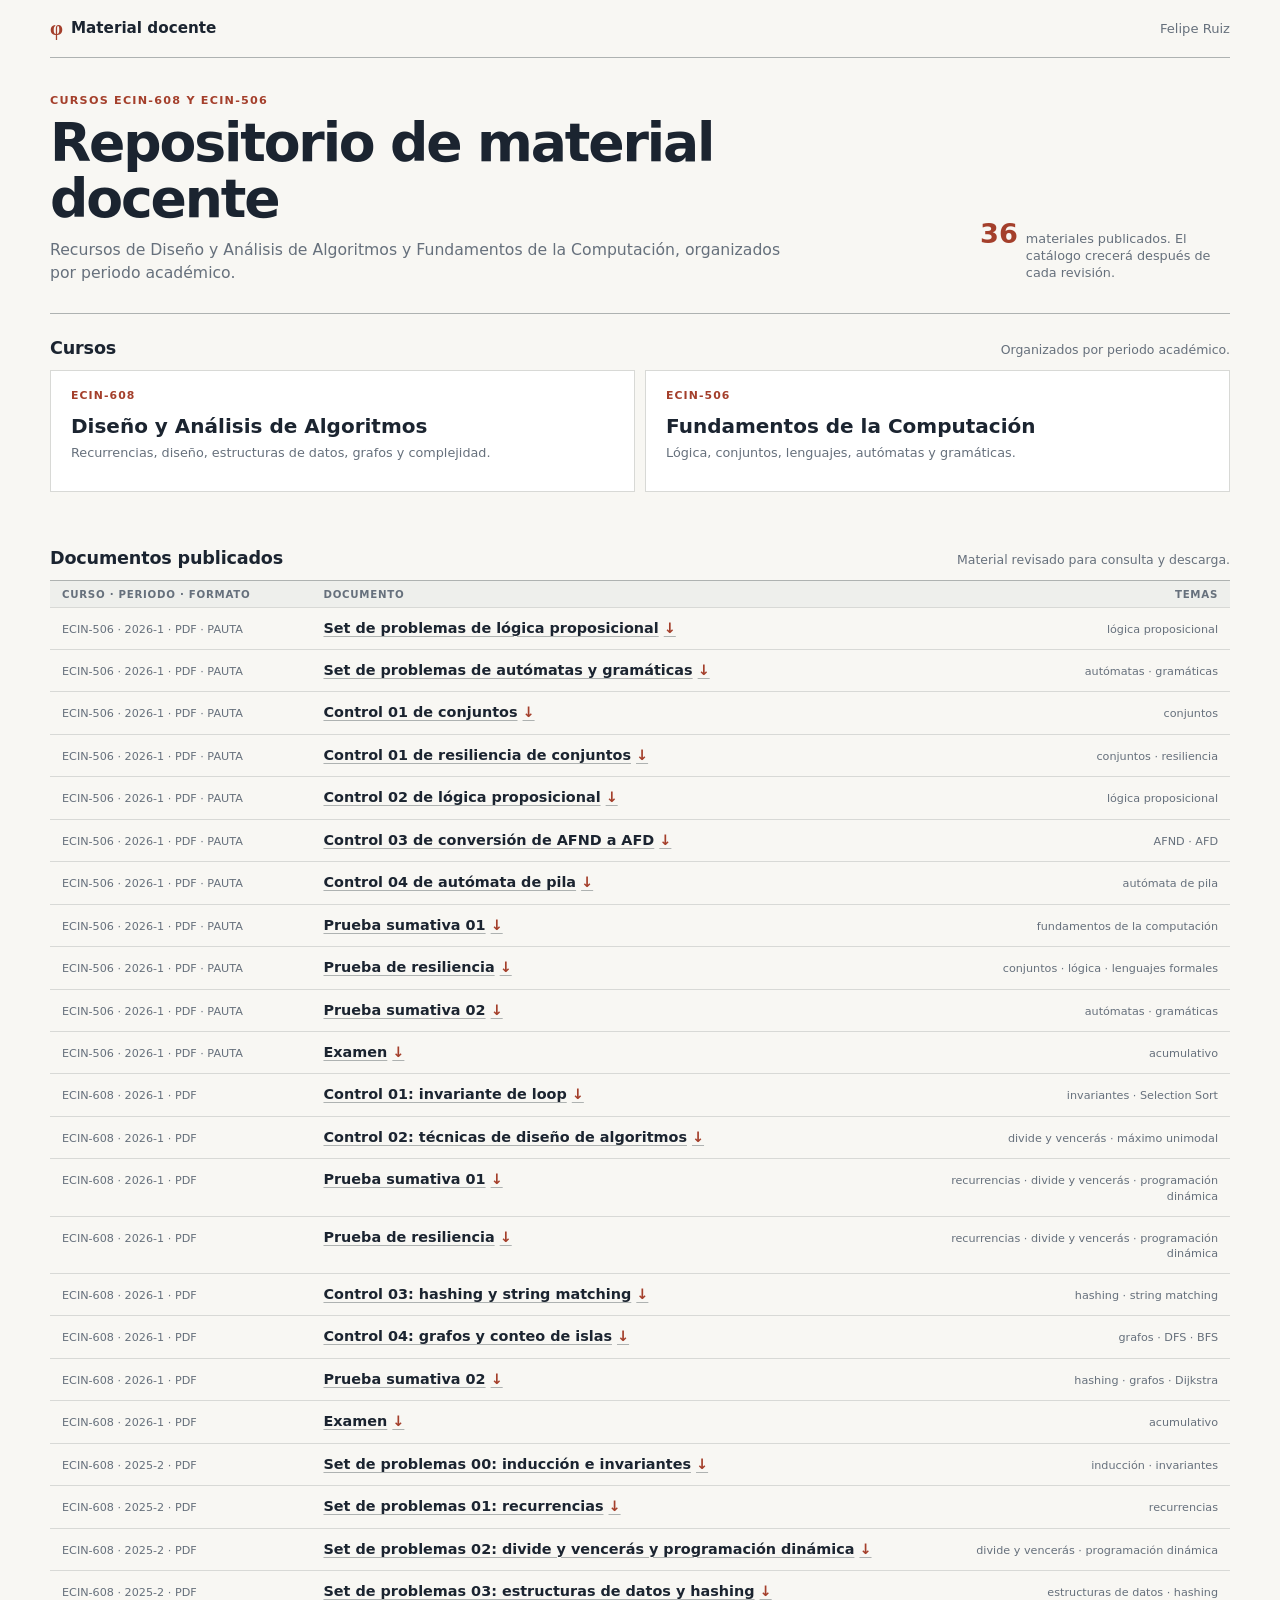
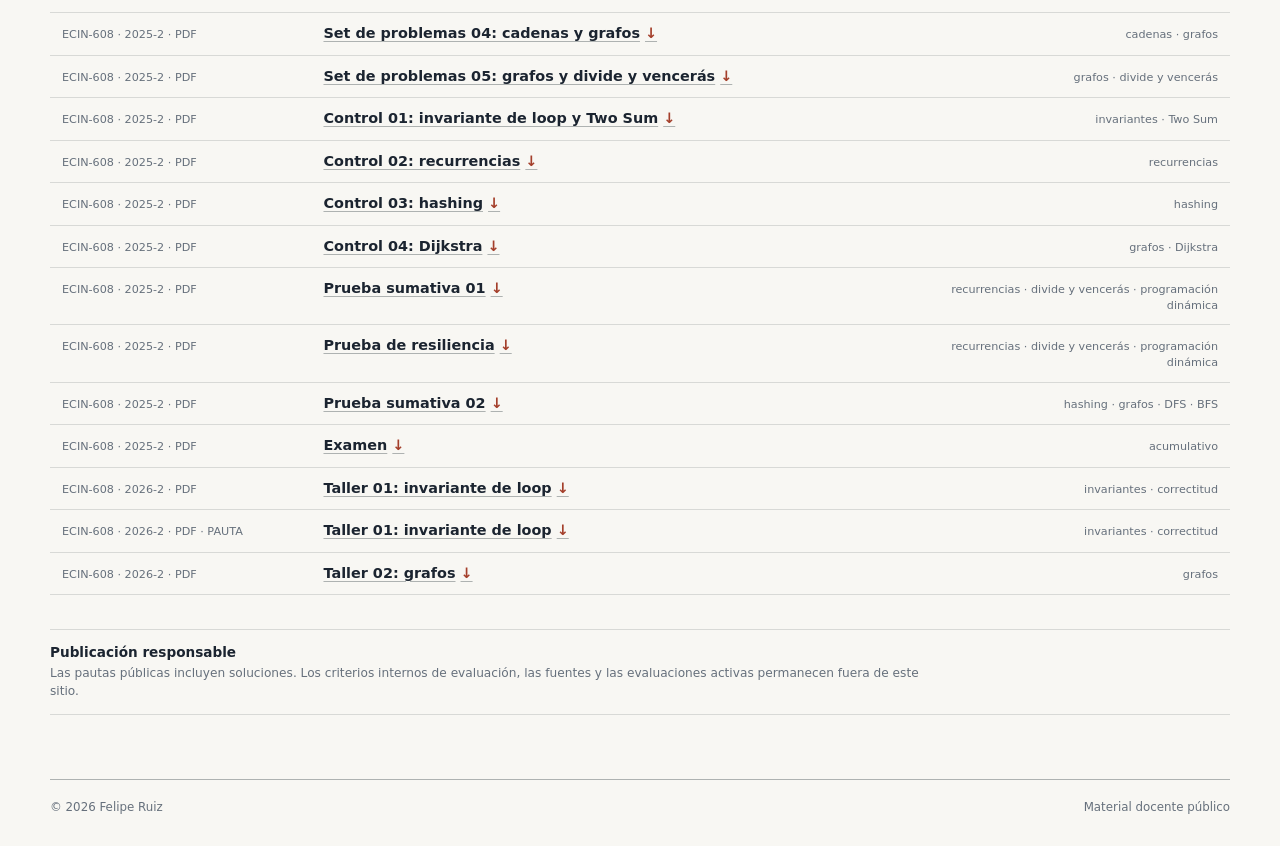
<file: index.html>
<!doctype html>
<html lang="es">
  <head>
    <meta charset="utf-8">
    <meta name="viewport" content="width=device-width, initial-scale=1">
    <meta name="description" content="Material docente público de Felipe Ruiz para Algoritmos y Fundamentos de la Computación.">
    <title>Material docente · Felipe Ruiz</title>
    <link rel="stylesheet" href="assets/styles.css">
  </head>
  <body data-site-root="./">
    <a class="skip-link" href="#contenido">Ir al contenido</a>
    <header class="site-header">
      <a class="brand" href="./"><span class="brand-mark" aria-hidden="true">φ</span> Material docente</a>
      <span class="author">Felipe Ruiz</span>
    </header>
    <main id="contenido">
      <section class="hero">
        <div>
          <p class="eyebrow">Cursos ECIN-608 y ECIN-506</p>
          <h1>Repositorio de material docente</h1>
          <p class="hero-copy">Recursos de Diseño y Análisis de Algoritmos y Fundamentos de la Computación, organizados por periodo académico.</p>
        </div>
        <aside class="hero-note" aria-label="Estado del catálogo">
          <strong data-material-count>0</strong>
          <p>materiales publicados. El catálogo crecerá después de cada revisión.</p>
        </aside>
      </section>

      <section aria-labelledby="cursos">
        <div class="section-heading">
          <h2 id="cursos">Cursos</h2>
          <p>Organizados por periodo académico.</p>
        </div>
        <div class="course-grid">
          <a class="course-card" href="algoritmos/">
            <span class="card-code">ECIN-608</span>
            <h2>Diseño y Análisis de Algoritmos</h2>
            <p>Recurrencias, diseño, estructuras de datos, grafos y complejidad.</p>
          </a>
          <a class="course-card" href="fundamentos/">
            <span class="card-code">ECIN-506</span>
            <h2>Fundamentos de la Computación</h2>
            <p>Lógica, conjuntos, lenguajes, autómatas y gramáticas.</p>
          </a>
        </div>
      </section>

      <section class="catalog" aria-labelledby="publicaciones">
        <div class="section-heading">
          <h2 id="publicaciones">Documentos publicados</h2>
          <p>Material revisado para consulta y descarga.</p>
        </div>
        <div class="material-list" data-material-list data-empty-message="El repositorio está listo. Aún no se ha aprobado material para publicación." aria-live="polite"><p class="empty-state">Cargando catálogo…</p></div>
      </section>

      <aside class="policy-note">
        <h2>Publicación responsable</h2>
        <p>Las pautas públicas incluyen soluciones. Los criterios internos de evaluación, las fuentes y las evaluaciones activas permanecen fuera de este sitio.</p>
      </aside>
    </main>
    <footer class="site-footer">
      <p>© <span data-current-year>2026</span> Felipe Ruiz</p>
      <p>Material docente público</p>
    </footer>
    <script src="assets/site.js" defer></script>
  </body>
</html>
</file>
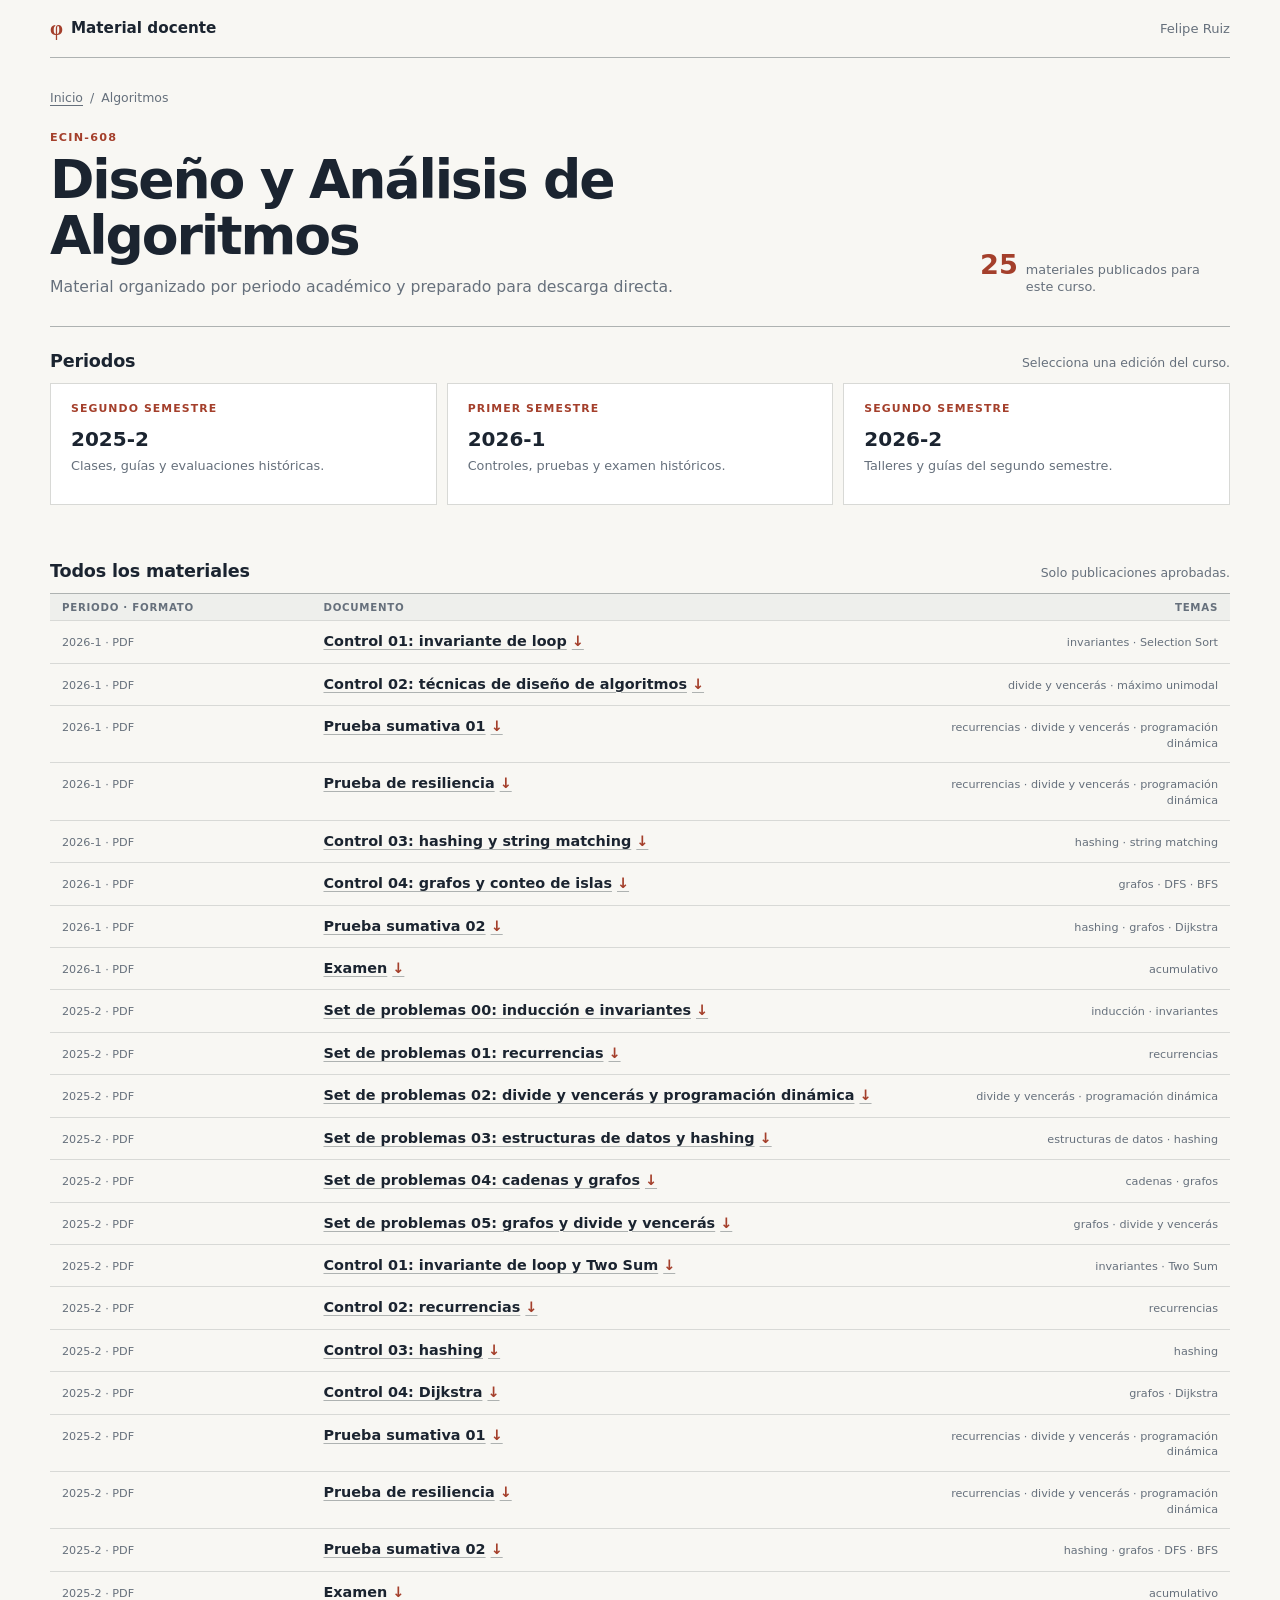
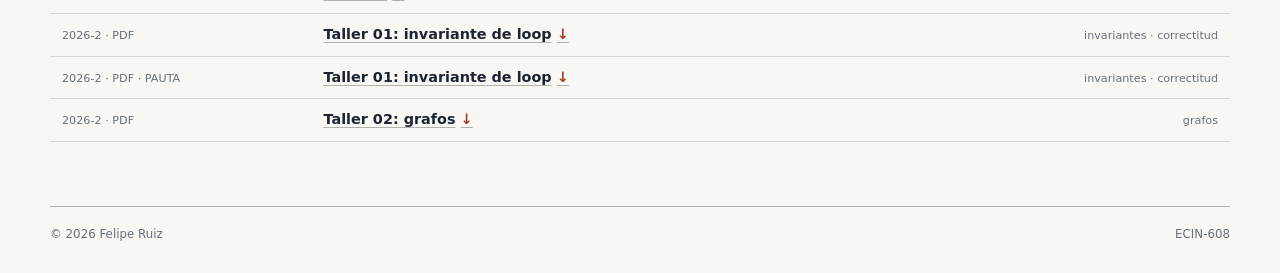
<file: algoritmos/index.html>
<!doctype html>
<html lang="es">
  <head>
    <meta charset="utf-8">
    <meta name="viewport" content="width=device-width, initial-scale=1">
    <meta name="description" content="Material público de Diseño y Análisis de Algoritmos, ECIN-608.">
    <title>Algoritmos · Material docente</title>
    <link rel="stylesheet" href="../assets/styles.css">
  </head>
  <body data-site-root="../" data-course="algoritmos">
    <a class="skip-link" href="#contenido">Ir al contenido</a>
    <header class="site-header">
      <a class="brand" href="../"><span class="brand-mark" aria-hidden="true">φ</span> Material docente</a>
      <span class="author">Felipe Ruiz</span>
    </header>
    <main id="contenido">
      <nav class="breadcrumbs" aria-label="Migas de pan"><a href="../">Inicio</a><span aria-hidden="true">/</span><span>Algoritmos</span></nav>
      <section class="hero">
        <div>
          <p class="eyebrow">ECIN-608</p>
          <h1>Diseño y Análisis de Algoritmos</h1>
          <p class="hero-copy">Material organizado por periodo académico y preparado para descarga directa.</p>
        </div>
        <aside class="hero-note"><strong data-material-count>0</strong><p>materiales publicados para este curso.</p></aside>
      </section>
      <section aria-labelledby="periodos">
        <div class="section-heading"><h2 id="periodos">Periodos</h2><p>Selecciona una edición del curso.</p></div>
        <div class="period-grid">
          <a class="period-card" href="2025-2/"><span class="card-code">SEGUNDO SEMESTRE</span><h2>2025-2</h2><p>Clases, guías y evaluaciones históricas.</p></a>
          <a class="period-card" href="2026-1/"><span class="card-code">PRIMER SEMESTRE</span><h2>2026-1</h2><p>Controles, pruebas y examen históricos.</p></a>
          <a class="period-card" href="2026-2/"><span class="card-code">SEGUNDO SEMESTRE</span><h2>2026-2</h2><p>Talleres y guías del segundo semestre.</p></a>
        </div>
      </section>
      <section class="catalog" aria-labelledby="materiales"><div class="section-heading"><h2 id="materiales">Todos los materiales</h2><p>Solo publicaciones aprobadas.</p></div><div class="material-list" data-material-list aria-live="polite"><p class="empty-state">Cargando catálogo…</p></div></section>
    </main>
    <footer class="site-footer"><p>© <span data-current-year>2026</span> Felipe Ruiz</p><p>ECIN-608</p></footer>
    <script src="../assets/site.js" defer></script>
  </body>
</html>
</file>
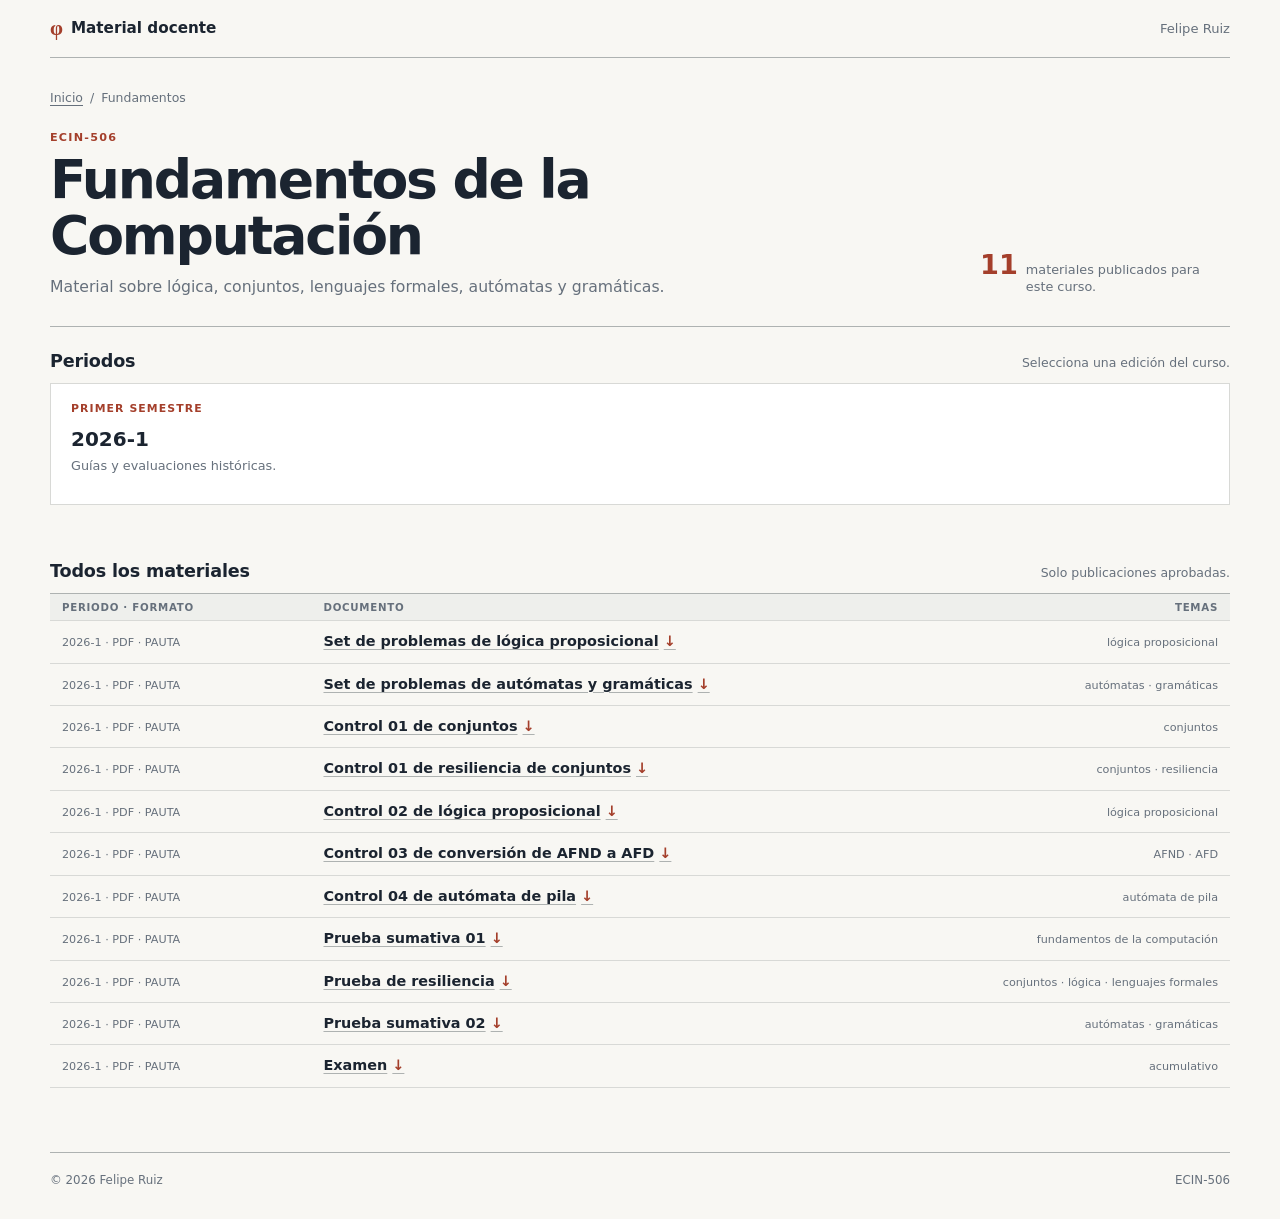
<file: fundamentos/index.html>
<!doctype html>
<html lang="es">
  <head>
    <meta charset="utf-8">
    <meta name="viewport" content="width=device-width, initial-scale=1">
    <meta name="description" content="Material público de Fundamentos de la Computación, ECIN-506.">
    <title>Fundamentos · Material docente</title>
    <link rel="stylesheet" href="../assets/styles.css">
  </head>
  <body data-site-root="../" data-course="fundamentos">
    <a class="skip-link" href="#contenido">Ir al contenido</a>
    <header class="site-header">
      <a class="brand" href="../"><span class="brand-mark" aria-hidden="true">φ</span> Material docente</a>
      <span class="author">Felipe Ruiz</span>
    </header>
    <main id="contenido">
      <nav class="breadcrumbs" aria-label="Migas de pan"><a href="../">Inicio</a><span aria-hidden="true">/</span><span>Fundamentos</span></nav>
      <section class="hero">
        <div>
          <p class="eyebrow">ECIN-506</p>
          <h1>Fundamentos de la Computación</h1>
          <p class="hero-copy">Material sobre lógica, conjuntos, lenguajes formales, autómatas y gramáticas.</p>
        </div>
        <aside class="hero-note"><strong data-material-count>0</strong><p>materiales publicados para este curso.</p></aside>
      </section>
      <section aria-labelledby="periodos">
        <div class="section-heading"><h2 id="periodos">Periodos</h2><p>Selecciona una edición del curso.</p></div>
        <div class="period-grid">
          <a class="period-card" href="2026-1/"><span class="card-code">PRIMER SEMESTRE</span><h2>2026-1</h2><p>Guías y evaluaciones históricas.</p></a>
        </div>
      </section>
      <section class="catalog" aria-labelledby="materiales"><div class="section-heading"><h2 id="materiales">Todos los materiales</h2><p>Solo publicaciones aprobadas.</p></div><div class="material-list" data-material-list aria-live="polite"><p class="empty-state">Cargando catálogo…</p></div></section>
    </main>
    <footer class="site-footer"><p>© <span data-current-year>2026</span> Felipe Ruiz</p><p>ECIN-506</p></footer>
    <script src="../assets/site.js" defer></script>
  </body>
</html>
</file>
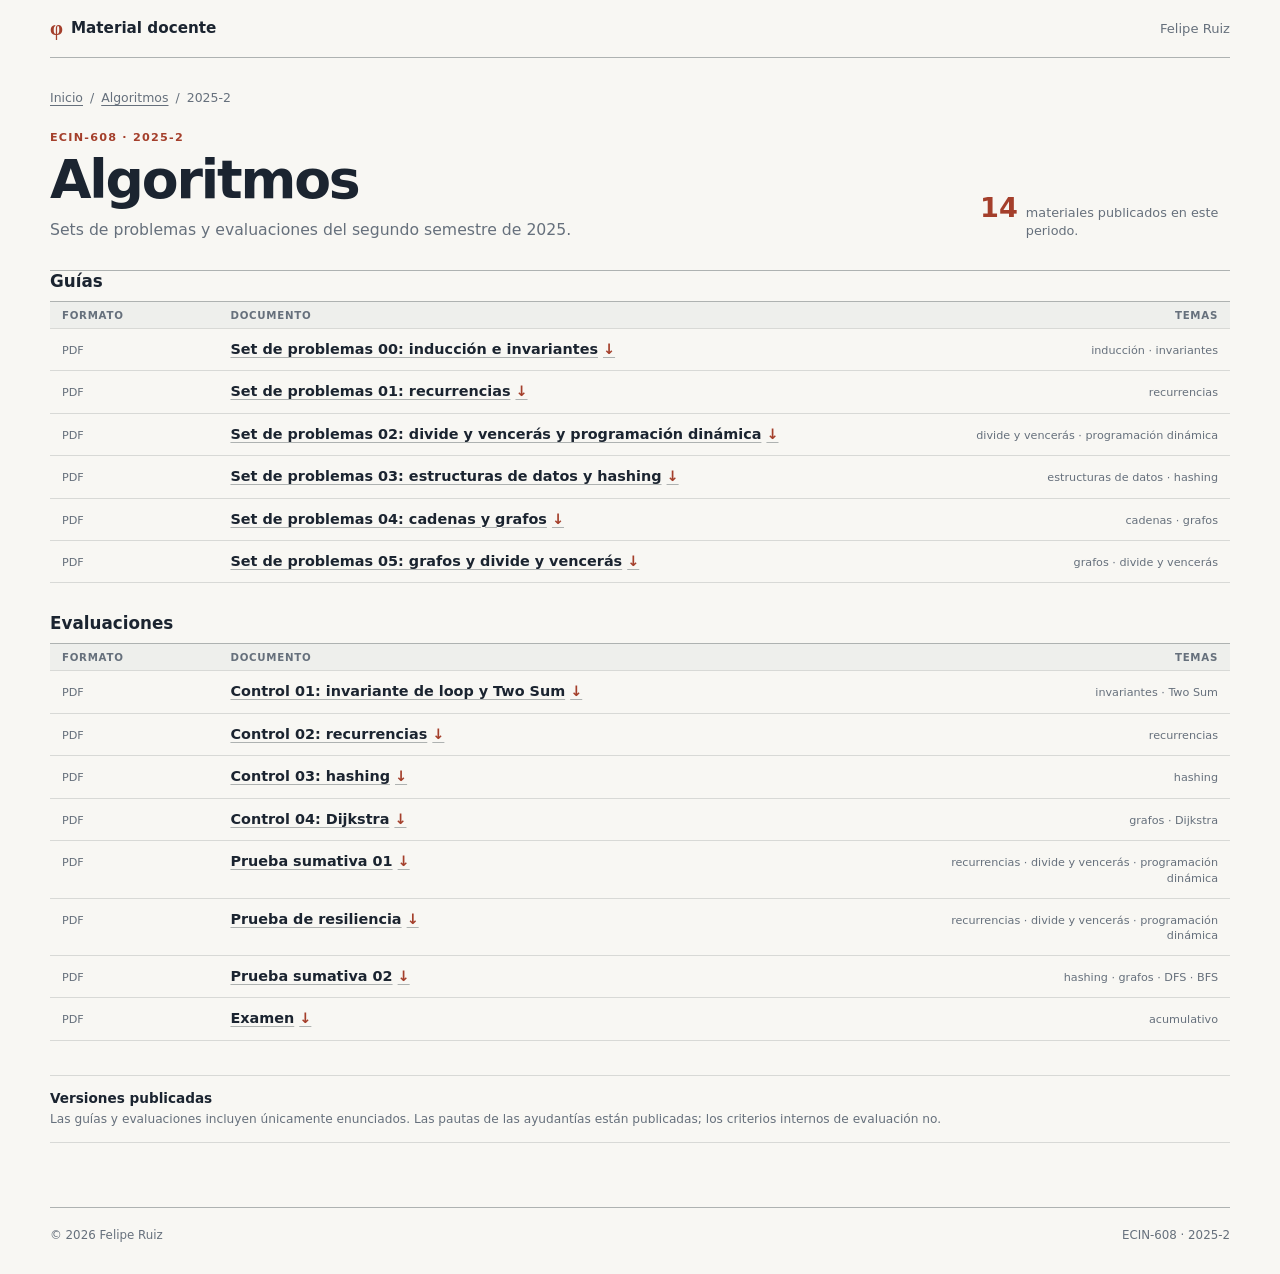
<file: algoritmos/2025-2/index.html>
<!doctype html>
<html lang="es">
  <head>
    <meta charset="utf-8">
    <meta name="viewport" content="width=device-width, initial-scale=1">
    <meta name="description" content="Material de Algoritmos del segundo semestre de 2025.">
    <title>Algoritmos 2025-2 · Material docente</title>
    <link rel="stylesheet" href="../../assets/styles.css">
  </head>
  <body data-site-root="../../" data-course="algoritmos" data-term="2025-2">
    <a class="skip-link" href="#contenido">Ir al contenido</a>
    <header class="site-header"><a class="brand" href="../../"><span class="brand-mark" aria-hidden="true">φ</span> Material docente</a><span class="author">Felipe Ruiz</span></header>
    <main id="contenido">
      <nav class="breadcrumbs" aria-label="Migas de pan"><a href="../../">Inicio</a><span aria-hidden="true">/</span><a href="../">Algoritmos</a><span aria-hidden="true">/</span><span>2025-2</span></nav>
      <section class="hero">
        <div><p class="eyebrow">ECIN-608 · 2025-2</p><h1>Algoritmos</h1><p class="hero-copy">Sets de problemas y evaluaciones del segundo semestre de 2025.</p></div>
        <aside class="hero-note"><strong data-material-count>0</strong><p>materiales publicados en este periodo.</p></aside>
      </section>
      <div class="category-grid">
        <section class="category"><h2>Guías</h2><div class="material-list" data-material-list data-category="guias" aria-live="polite"><p class="empty-state">Cargando catálogo…</p></div></section>
        <section class="category"><h2>Evaluaciones</h2><div class="material-list" data-material-list data-category="evaluaciones" aria-live="polite"><p class="empty-state">Cargando catálogo…</p></div></section>
      </div>
      <aside class="policy-note"><h2>Versiones publicadas</h2><p>Las guías y evaluaciones incluyen únicamente enunciados. Las pautas de las ayudantías están publicadas; los criterios internos de evaluación no.</p></aside>
    </main>
    <footer class="site-footer"><p>© <span data-current-year>2026</span> Felipe Ruiz</p><p>ECIN-608 · 2025-2</p></footer>
    <script src="../../assets/site.js" defer></script>
  </body>
</html>
</file>
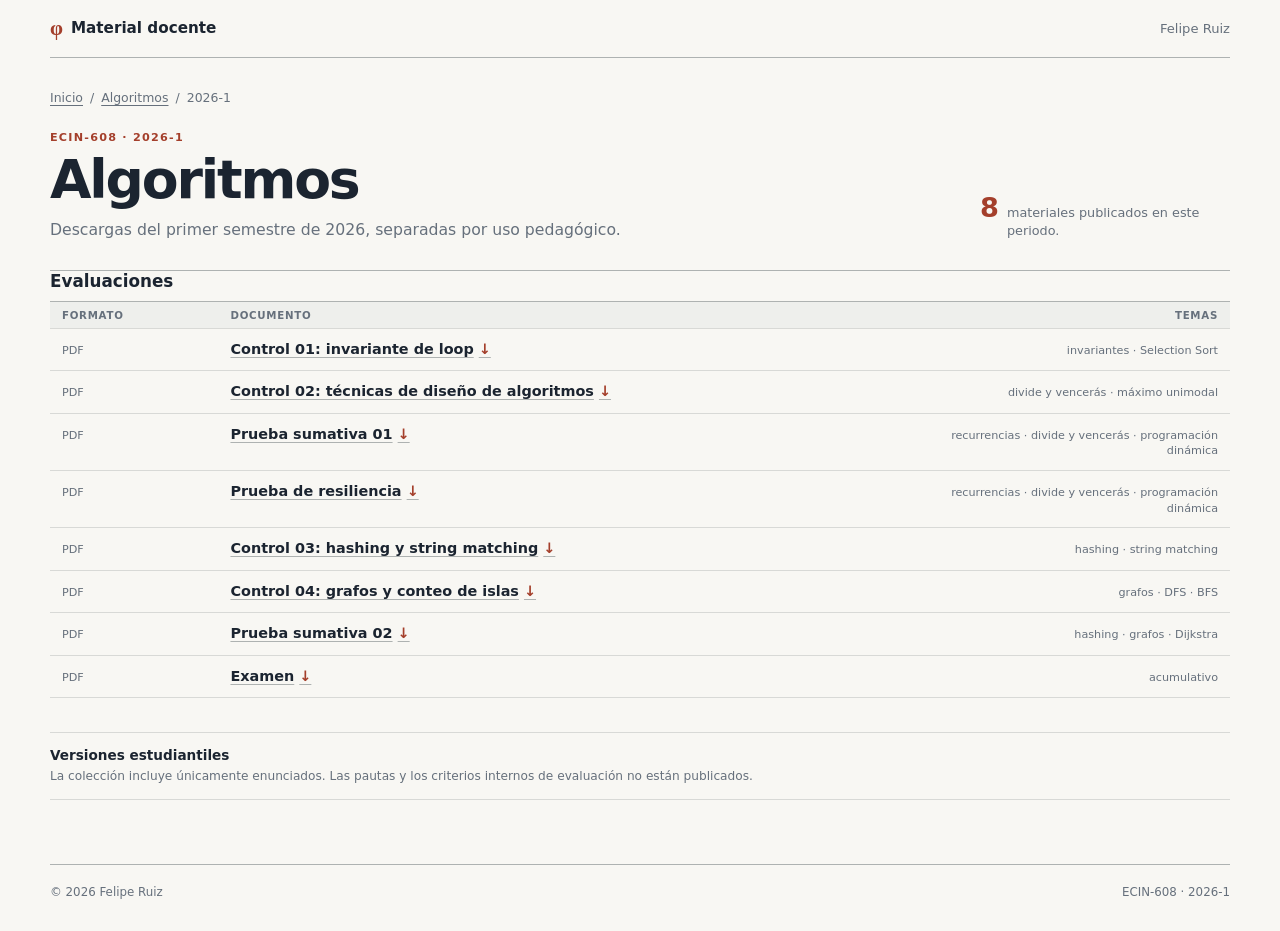
<file: algoritmos/2026-1/index.html>
<!doctype html>
<html lang="es">
  <head>
    <meta charset="utf-8">
    <meta name="viewport" content="width=device-width, initial-scale=1">
    <meta name="description" content="Material de Algoritmos del primer semestre de 2026.">
    <title>Algoritmos 2026-1 · Material docente</title>
    <link rel="stylesheet" href="../../assets/styles.css">
  </head>
  <body data-site-root="../../" data-course="algoritmos" data-term="2026-1">
    <a class="skip-link" href="#contenido">Ir al contenido</a>
    <header class="site-header"><a class="brand" href="../../"><span class="brand-mark" aria-hidden="true">φ</span> Material docente</a><span class="author">Felipe Ruiz</span></header>
    <main id="contenido">
      <nav class="breadcrumbs" aria-label="Migas de pan"><a href="../../">Inicio</a><span aria-hidden="true">/</span><a href="../">Algoritmos</a><span aria-hidden="true">/</span><span>2026-1</span></nav>
      <section class="hero">
        <div><p class="eyebrow">ECIN-608 · 2026-1</p><h1>Algoritmos</h1><p class="hero-copy">Descargas del primer semestre de 2026, separadas por uso pedagógico.</p></div>
        <aside class="hero-note"><strong data-material-count>0</strong><p>materiales publicados en este periodo.</p></aside>
      </section>
      <div class="category-grid">
        <section class="category"><h2>Evaluaciones</h2><div class="material-list" data-material-list data-category="evaluaciones" aria-live="polite"><p class="empty-state">Cargando catálogo…</p></div></section>
      </div>
      <aside class="policy-note"><h2>Versiones estudiantiles</h2><p>La colección incluye únicamente enunciados. Las pautas y los criterios internos de evaluación no están publicados.</p></aside>
    </main>
    <footer class="site-footer"><p>© <span data-current-year>2026</span> Felipe Ruiz</p><p>ECIN-608 · 2026-1</p></footer>
    <script src="../../assets/site.js" defer></script>
  </body>
</html>
</file>
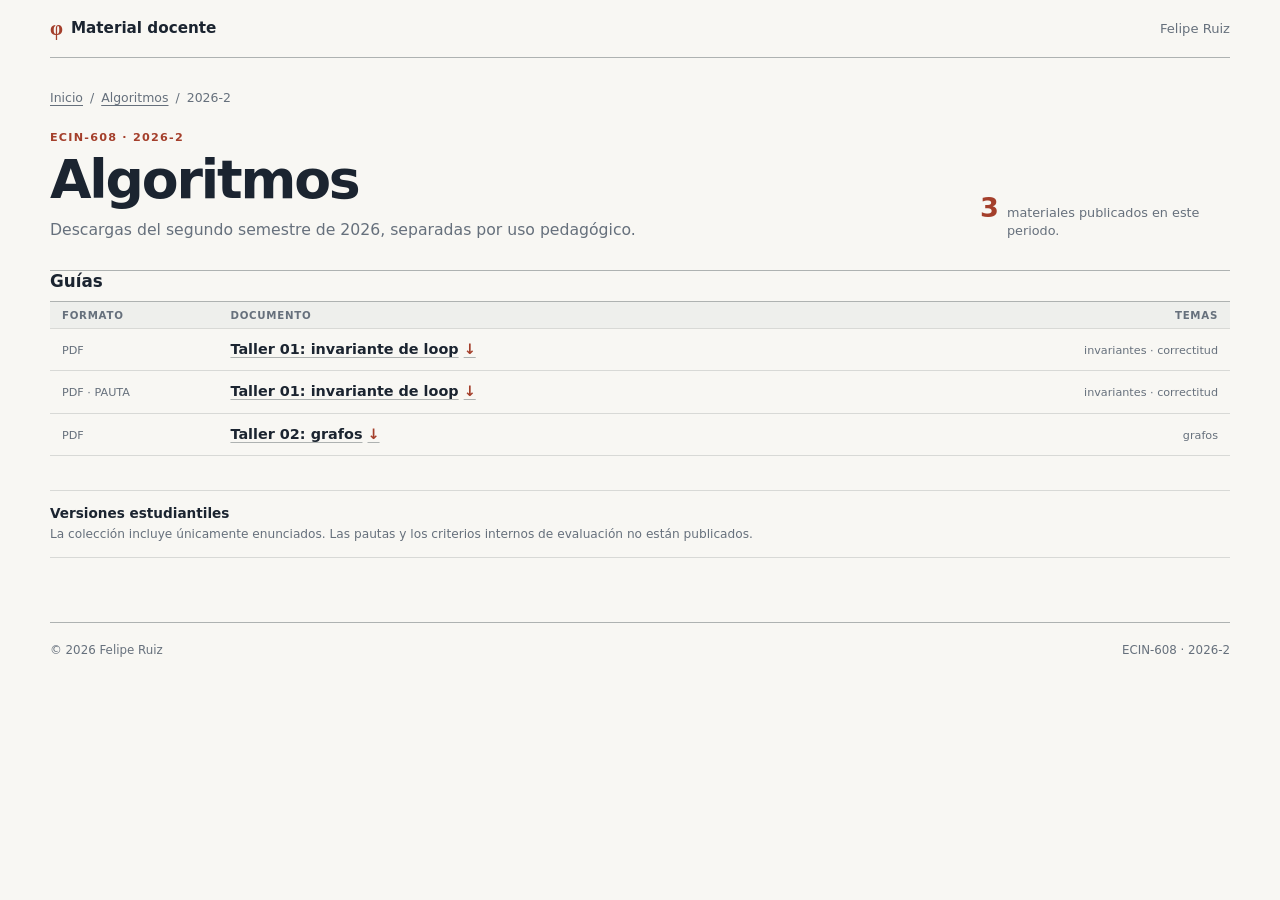
<file: algoritmos/2026-2/index.html>
<!doctype html>
<html lang="es">
  <head>
    <meta charset="utf-8">
    <meta name="viewport" content="width=device-width, initial-scale=1">
    <meta name="description" content="Material de Algoritmos del segundo semestre de 2026.">
    <title>Algoritmos 2026-2 · Material docente</title>
    <link rel="stylesheet" href="../../assets/styles.css">
  </head>
  <body data-site-root="../../" data-course="algoritmos" data-term="2026-2">
    <a class="skip-link" href="#contenido">Ir al contenido</a>
    <header class="site-header"><a class="brand" href="../../"><span class="brand-mark" aria-hidden="true">φ</span> Material docente</a><span class="author">Felipe Ruiz</span></header>
    <main id="contenido">
      <nav class="breadcrumbs" aria-label="Migas de pan"><a href="../../">Inicio</a><span aria-hidden="true">/</span><a href="../">Algoritmos</a><span aria-hidden="true">/</span><span>2026-2</span></nav>
      <section class="hero">
        <div><p class="eyebrow">ECIN-608 · 2026-2</p><h1>Algoritmos</h1><p class="hero-copy">Descargas del segundo semestre de 2026, separadas por uso pedagógico.</p></div>
        <aside class="hero-note"><strong data-material-count>0</strong><p>materiales publicados en este periodo.</p></aside>
      </section>
      <div class="category-grid">
        <section class="category"><h2>Guías</h2><div class="material-list" data-material-list data-category="guias" aria-live="polite"><p class="empty-state">Cargando catálogo…</p></div></section>
      </div>
      <aside class="policy-note"><h2>Versiones estudiantiles</h2><p>La colección incluye únicamente enunciados. Las pautas y los criterios internos de evaluación no están publicados.</p></aside>
    </main>
    <footer class="site-footer"><p>© <span data-current-year>2026</span> Felipe Ruiz</p><p>ECIN-608 · 2026-2</p></footer>
    <script src="../../assets/site.js" defer></script>
  </body>
</html>
</file>
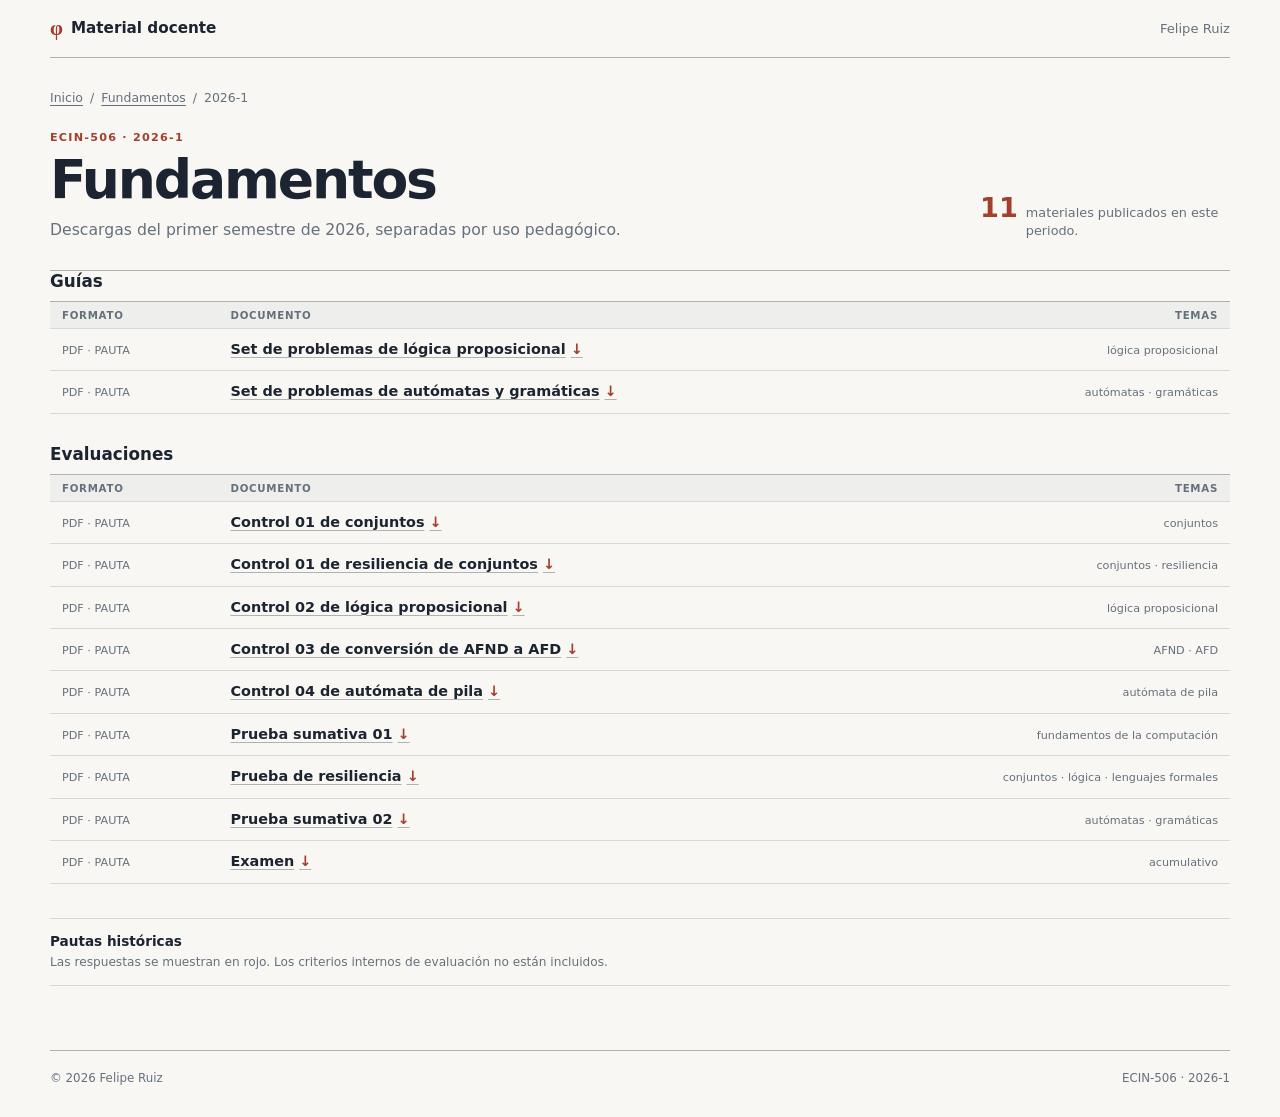
<file: fundamentos/2026-1/index.html>
<!doctype html>
<html lang="es">
  <head>
    <meta charset="utf-8">
    <meta name="viewport" content="width=device-width, initial-scale=1">
    <meta name="description" content="Material de Fundamentos de la Computación del primer semestre de 2026.">
    <title>Fundamentos 2026-1 · Material docente</title>
    <link rel="stylesheet" href="../../assets/styles.css">
  </head>
  <body data-site-root="../../" data-course="fundamentos" data-term="2026-1">
    <a class="skip-link" href="#contenido">Ir al contenido</a>
    <header class="site-header"><a class="brand" href="../../"><span class="brand-mark" aria-hidden="true">φ</span> Material docente</a><span class="author">Felipe Ruiz</span></header>
    <main id="contenido">
      <nav class="breadcrumbs" aria-label="Migas de pan"><a href="../../">Inicio</a><span aria-hidden="true">/</span><a href="../">Fundamentos</a><span aria-hidden="true">/</span><span>2026-1</span></nav>
      <section class="hero">
        <div><p class="eyebrow">ECIN-506 · 2026-1</p><h1>Fundamentos</h1><p class="hero-copy">Descargas del primer semestre de 2026, separadas por uso pedagógico.</p></div>
        <aside class="hero-note"><strong data-material-count>0</strong><p>materiales publicados en este periodo.</p></aside>
      </section>
      <div class="category-grid">
        <section class="category"><h2>Guías</h2><div class="material-list" data-material-list data-category="guias" aria-live="polite"><p class="empty-state">Cargando catálogo…</p></div></section>
        <section class="category"><h2>Evaluaciones</h2><div class="material-list" data-material-list data-category="evaluaciones" aria-live="polite"><p class="empty-state">Cargando catálogo…</p></div></section>
      </div>
      <aside class="policy-note"><h2>Pautas históricas</h2><p>Las respuestas se muestran en rojo. Los criterios internos de evaluación no están incluidos.</p></aside>
    </main>
    <footer class="site-footer"><p>© <span data-current-year>2026</span> Felipe Ruiz</p><p>ECIN-506 · 2026-1</p></footer>
    <script src="../../assets/site.js" defer></script>
  </body>
</html>
</file>
<file: assets/styles.css>
:root {
  --paper: #f8f7f3;
  --surface: #ffffff;
  --ink: #1b2430;
  --muted: #66707c;
  --line: #d8d9d6;
  --line-strong: #aeb2b1;
  --accent: #a43f2b;
  --accent-soft: #f3ebe7;
  --content: 1180px;
  color: var(--ink);
  background: var(--paper);
  font-family: Inter, ui-sans-serif, system-ui, -apple-system, BlinkMacSystemFont, "Segoe UI", sans-serif;
  font-synthesis: none;
}

* {
  box-sizing: border-box;
}

html {
  scroll-behavior: smooth;
}

body {
  min-width: 320px;
  margin: 0;
  background: var(--paper);
}

a {
  color: inherit;
}

a:focus-visible,
button:focus-visible {
  outline: 2px solid var(--accent);
  outline-offset: 3px;
}

.skip-link {
  position: fixed;
  z-index: 10;
  top: 8px;
  left: 8px;
  transform: translateY(-160%);
  padding: 8px 12px;
  color: white;
  background: var(--ink);
}

.skip-link:focus {
  transform: translateY(0);
}

.site-header,
.site-footer,
main {
  width: min(var(--content), calc(100% - 40px));
  margin-inline: auto;
}

.site-header {
  display: flex;
  align-items: center;
  justify-content: space-between;
  min-height: 58px;
  border-bottom: 1px solid var(--line-strong);
}

.brand {
  display: inline-flex;
  gap: 8px;
  align-items: center;
  text-decoration: none;
  font-size: 0.95rem;
  font-weight: 700;
}

.brand-mark {
  color: var(--accent);
  font-family: Georgia, serif;
  font-size: 1.3rem;
  line-height: 1;
}

.author {
  color: var(--muted);
  font-size: 0.82rem;
}

main {
  padding-block: 32px 64px;
}

.breadcrumbs {
  display: flex;
  flex-wrap: wrap;
  gap: 7px;
  margin: 0 0 22px;
  color: var(--muted);
  font-size: 0.78rem;
}

.breadcrumbs a {
  text-underline-offset: 3px;
}

.hero {
  display: grid;
  grid-template-columns: minmax(0, 1fr) auto;
  gap: 40px;
  align-items: end;
  padding: 4px 0 28px;
  border-bottom: 1px solid var(--line-strong);
}

.eyebrow {
  margin: 0 0 8px;
  color: var(--accent);
  font-size: 0.7rem;
  font-weight: 750;
  letter-spacing: 0.11em;
  text-transform: uppercase;
}

h1,
h2,
h3,
p {
  margin-top: 0;
}

h1 {
  max-width: 860px;
  margin-bottom: 10px;
  font-size: clamp(2rem, 4.2vw, 3.35rem);
  font-weight: 650;
  line-height: 1.05;
  letter-spacing: -0.04em;
}

.hero-copy {
  max-width: 760px;
  margin-bottom: 0;
  color: var(--muted);
  font-size: 0.98rem;
  line-height: 1.5;
}

.hero-note {
  display: flex;
  gap: 8px;
  align-items: baseline;
  justify-content: flex-end;
  max-width: 250px;
  padding: 0 0 3px;
}

.hero-note strong {
  color: var(--accent);
  font-size: 1.7rem;
  line-height: 1;
}

.hero-note p {
  margin-bottom: 0;
  color: var(--muted);
  font-size: 0.8rem;
  line-height: 1.35;
}

.section-heading {
  display: flex;
  gap: 20px;
  align-items: baseline;
  justify-content: space-between;
  margin: 0 0 12px;
  padding-top: 24px;
}

.section-heading h2 {
  margin-bottom: 0;
  font-size: 1.1rem;
  font-weight: 700;
  letter-spacing: -0.01em;
}

.section-heading p {
  margin-bottom: 0;
  color: var(--muted);
  font-size: 0.78rem;
}

.course-grid,
.period-grid {
  display: grid;
  grid-template-columns: repeat(2, minmax(0, 1fr));
  gap: 10px;
}

.period-grid {
  grid-template-columns: repeat(auto-fit, minmax(260px, 1fr));
}

.course-card,
.period-card {
  min-height: 122px;
  padding: 18px 20px;
  border: 1px solid var(--line);
  background: var(--surface);
  text-decoration: none;
  transition: border-color 120ms ease, background-color 120ms ease;
}

.course-card:hover,
.period-card:hover {
  border-color: var(--line-strong);
  background: var(--accent-soft);
}

.card-code {
  display: block;
  margin-bottom: 12px;
  color: var(--accent);
  font-size: 0.68rem;
  font-weight: 750;
  letter-spacing: 0.1em;
}

.course-card h2,
.period-card h2 {
  max-width: 520px;
  margin-bottom: 6px;
  font-size: 1.25rem;
  font-weight: 650;
  line-height: 1.2;
}

.course-card p,
.period-card p {
  margin-bottom: 0;
  color: var(--muted);
  font-size: 0.8rem;
  line-height: 1.45;
}

.catalog {
  margin-top: 32px;
}

.category-grid {
  display: grid;
  gap: 30px;
}

.category {
  min-width: 0;
}

.category h2 {
  margin-bottom: 10px;
  font-size: 1.05rem;
  font-weight: 700;
}

.material-list {
  border-top: 1px solid var(--line-strong);
}

.material-list-header,
.material-card {
  display: grid;
  grid-template-columns: minmax(165px, 0.75fr) minmax(300px, 1.8fr) minmax(150px, 0.9fr);
  gap: 18px;
  align-items: baseline;
}

body[data-course][data-term] .material-list-header,
body[data-course][data-term] .material-card {
  grid-template-columns: minmax(110px, 0.45fr) minmax(300px, 2fr) minmax(150px, 0.9fr);
}

.material-list-header {
  padding: 7px 12px;
  border-bottom: 1px solid var(--line);
  color: var(--muted);
  background: #eeefec;
  font-size: 0.64rem;
  font-weight: 700;
  letter-spacing: 0.07em;
  text-transform: uppercase;
}

.material-list-header span:last-child {
  text-align: right;
}

.material-card {
  padding: 11px 12px;
  border-bottom: 1px solid var(--line);
  background: transparent;
  transition: background-color 100ms ease;
}

.material-card:hover {
  background: var(--surface);
}

.material-card h3 {
  margin-bottom: 0;
  font-size: 0.9rem;
  font-weight: 600;
  line-height: 1.35;
}

.material-card a {
  text-decoration-color: var(--line-strong);
  text-decoration-thickness: 1px;
  text-underline-offset: 3px;
}

.material-card a:hover {
  color: var(--accent);
  text-decoration-color: var(--accent);
}

.material-card a::after {
  margin-left: 0.35em;
  color: var(--accent);
  content: "↓";
  text-decoration: none;
}

.material-meta,
.material-topics {
  margin-bottom: 0;
  color: var(--muted);
  font-size: 0.7rem;
  line-height: 1.4;
}

.material-topics {
  text-align: right;
}

.empty-state {
  margin-bottom: 0;
  padding: 16px 12px;
  border-bottom: 1px solid var(--line);
  color: var(--muted);
  font-size: 0.82rem;
  line-height: 1.5;
}

.empty-state--error {
  color: var(--accent);
}

.policy-note {
  margin-top: 34px;
  padding: 14px 0;
  border-top: 1px solid var(--line);
  border-bottom: 1px solid var(--line);
}

.policy-note h2 {
  margin-bottom: 4px;
  font-size: 0.85rem;
  font-weight: 700;
}

.policy-note p {
  max-width: 900px;
  margin-bottom: 0;
  color: var(--muted);
  font-size: 0.76rem;
  line-height: 1.5;
}

.site-footer {
  display: flex;
  justify-content: space-between;
  padding-block: 20px 32px;
  border-top: 1px solid var(--line-strong);
  color: var(--muted);
  font-size: 0.74rem;
}

.site-footer p {
  margin-bottom: 0;
}

@media (max-width: 760px) {
  .hero {
    grid-template-columns: 1fr;
    gap: 14px;
  }

  .hero-note {
    justify-content: flex-start;
    max-width: none;
  }

  .course-grid {
    grid-template-columns: 1fr;
  }

  .material-list-header {
    display: none;
  }

  .material-card,
  body[data-course][data-term] .material-card {
    grid-template-columns: 1fr;
    gap: 4px;
    padding: 12px 4px;
  }

  .material-card h3 {
    grid-row: 1;
  }

  .material-meta {
    grid-row: 2;
  }

  .material-topics {
    grid-row: 3;
    text-align: left;
  }
}

@media (max-width: 520px) {
  .site-header,
  .site-footer,
  main {
    width: min(100% - 24px, var(--content));
  }

  .site-header {
    min-height: 52px;
  }

  main {
    padding-block: 24px 48px;
  }

  h1 {
    font-size: clamp(1.8rem, 10vw, 2.5rem);
  }

  .section-heading {
    align-items: flex-start;
    flex-direction: column;
    gap: 3px;
  }

  .course-card,
  .period-card {
    min-height: auto;
    padding: 16px;
  }

  .site-footer {
    align-items: flex-start;
    flex-direction: column;
    gap: 4px;
  }
}

@media (prefers-reduced-motion: reduce) {
  html {
    scroll-behavior: auto;
  }

  .course-card,
  .period-card,
  .material-card {
    transition: none;
  }
}
</file>
